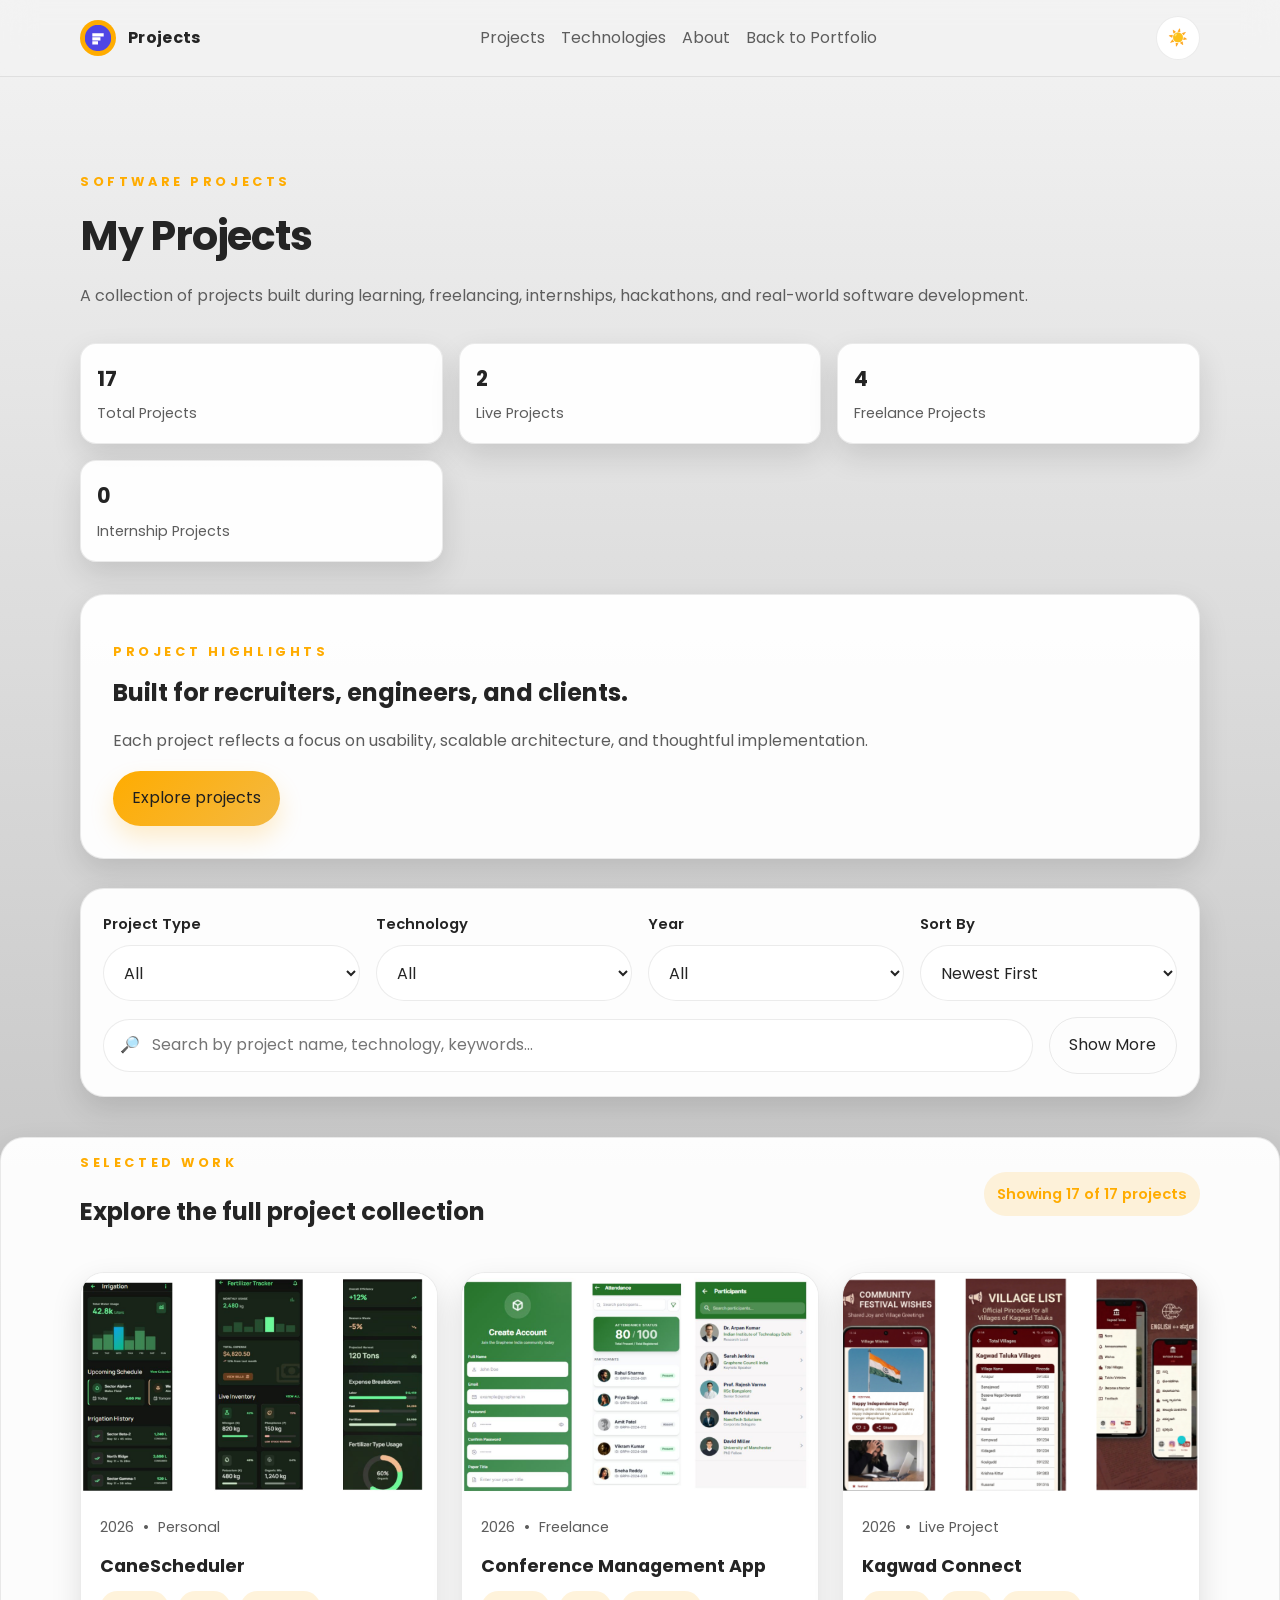
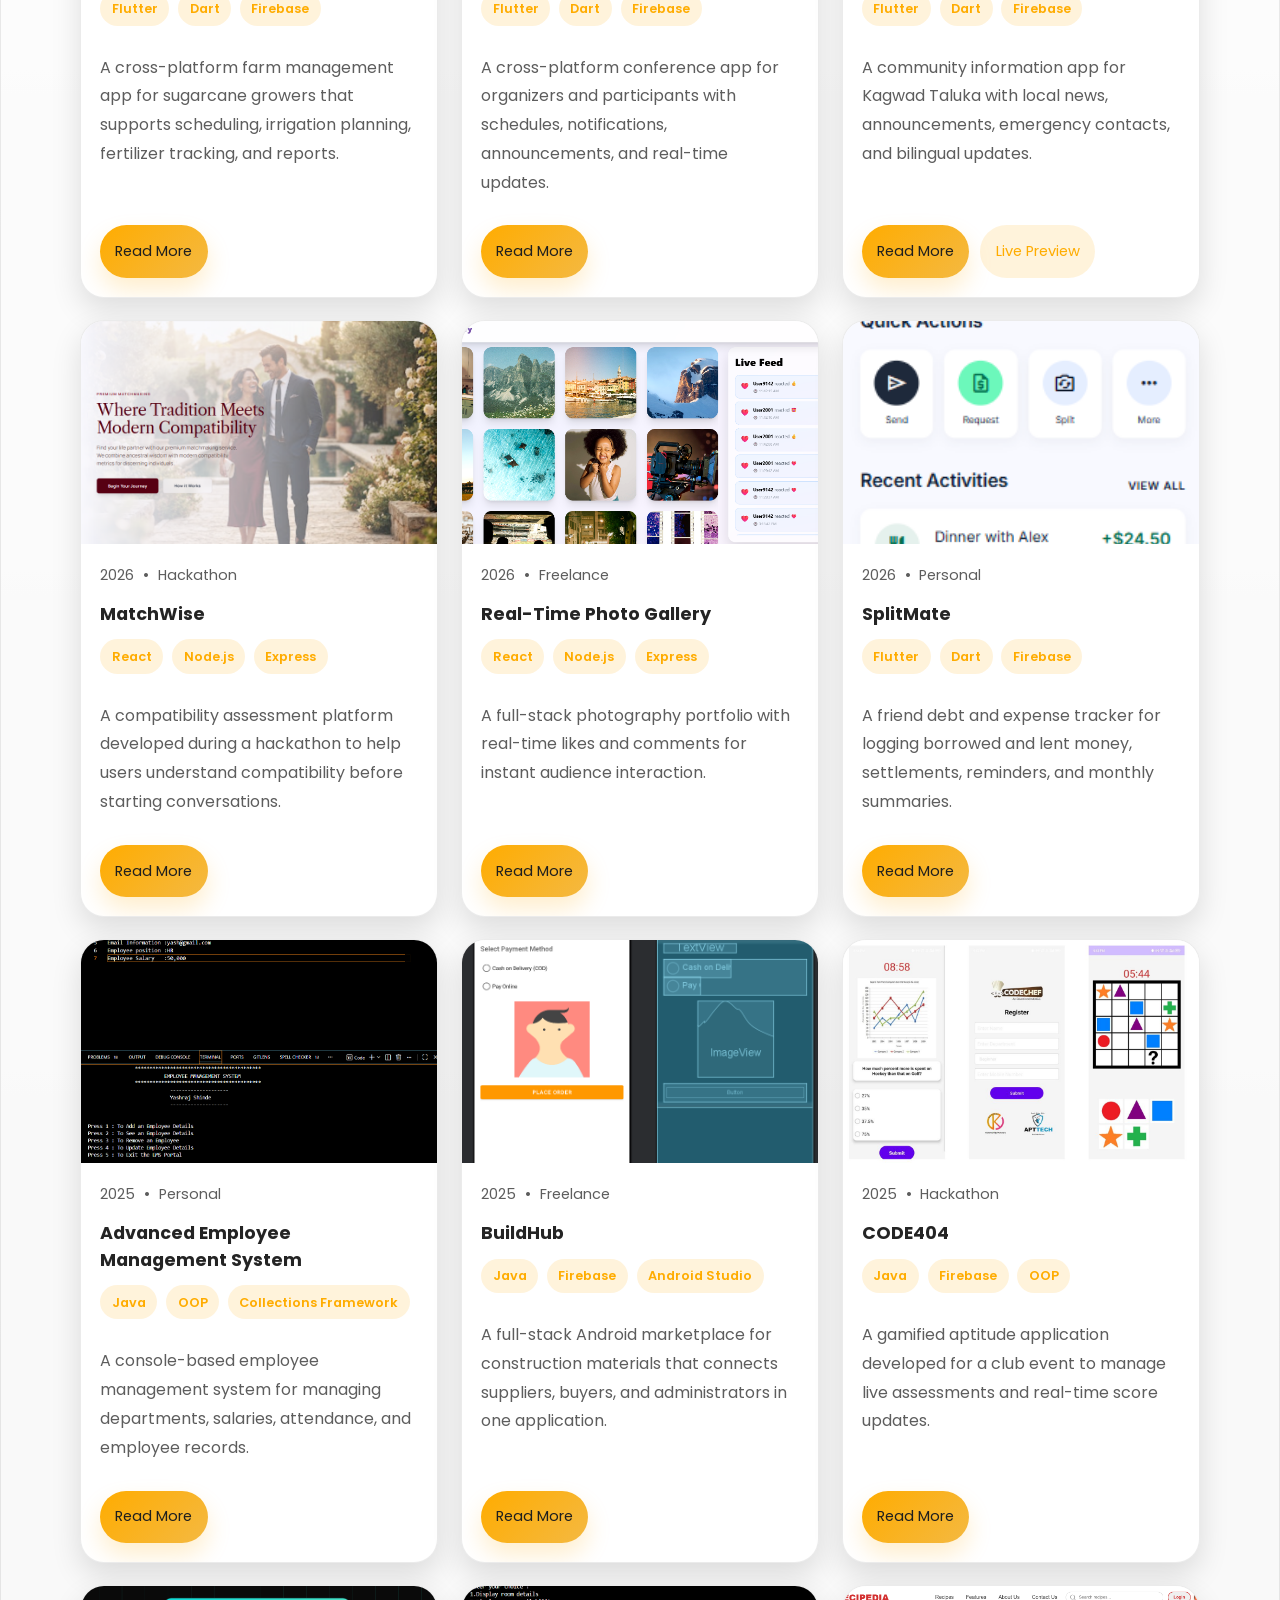
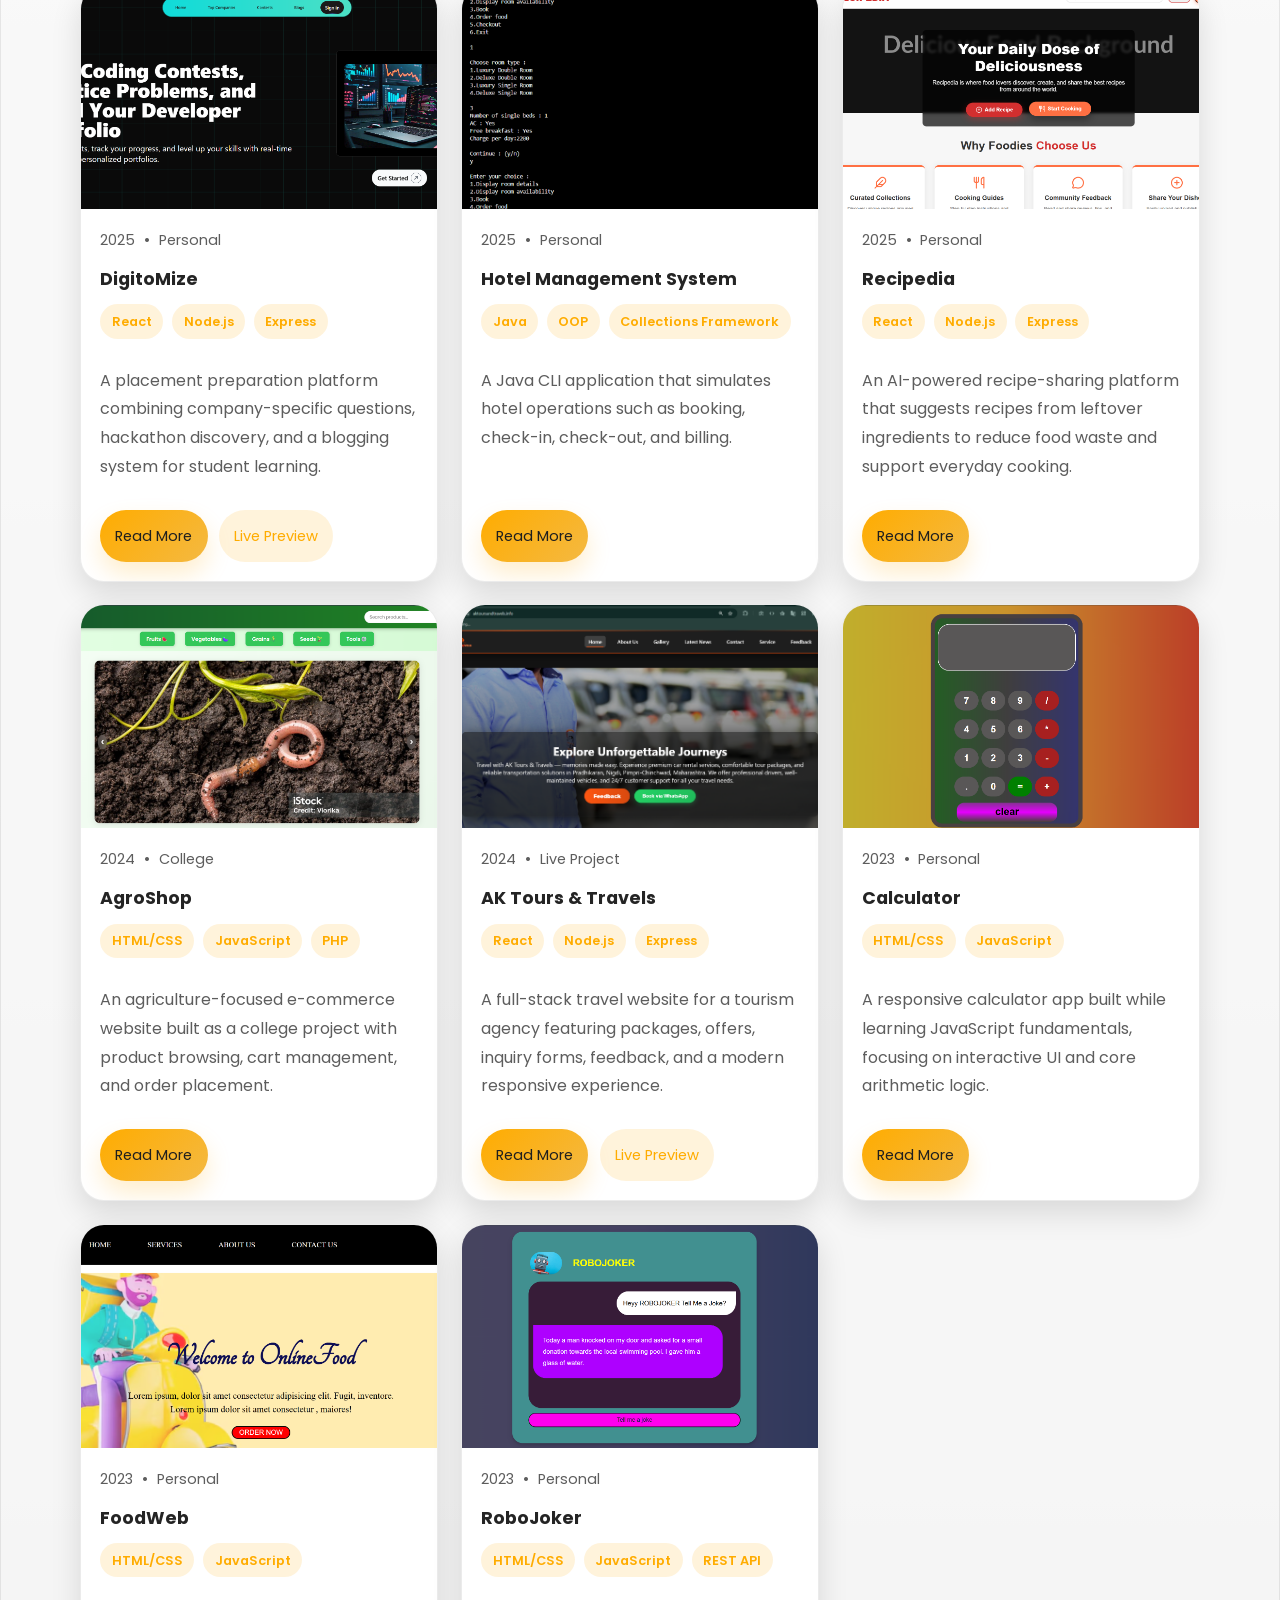
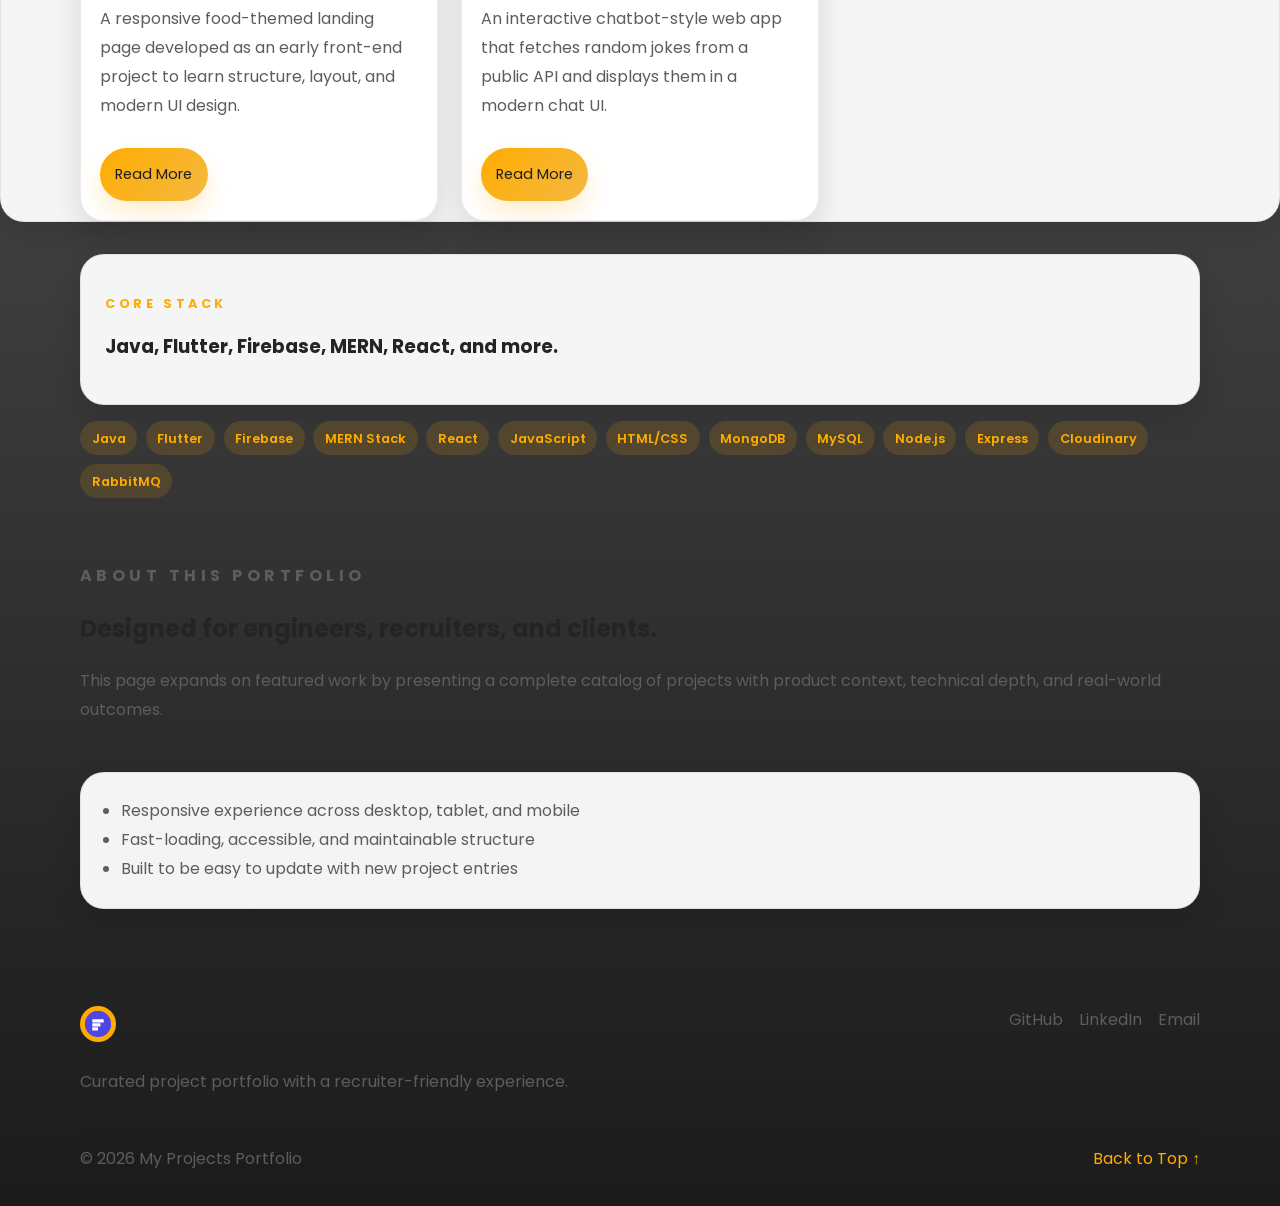
<file: portfolioprojects/index.html>
<!DOCTYPE html>
<html lang="en" data-theme="light">
  <head>
    <meta charset="UTF-8" />
    <meta name="viewport" content="width=device-width, initial-scale=1.0" />
    <meta
      name="description"
      content="A responsive software project portfolio showcasing personal, freelance, internship, and live projects."
    />
    <title>My Projects | Portfolio</title>
    <link
      href="https://fonts.googleapis.com/css?family=Poppins:100,200,300,400,500,600,700,800,900"
      rel="stylesheet"
    />
    <link rel="stylesheet" href="css/style.css" />
    <link rel="stylesheet" href="css/responsive.css" />
  </head>
  <body>
    <div class="progress-bar" id="progressBar" aria-hidden="true"></div>

    <header class="site-header">
      <nav class="container nav" aria-label="Primary navigation">
        <a class="brand" href="index.html">
          <img src="assets/icons/logo-mark.svg" alt="" class="brand-icon" />
          <span>Projects</span>
        </a>

        <button class="nav-toggle" id="navToggle" aria-label="Toggle navigation" aria-expanded="false" aria-controls="navMenu">
          <span></span><span></span><span></span>
        </button>

        <div class="nav-links" id="navMenu">
          <a href="#projects">Projects</a>
          <a href="#technologies">Technologies</a>
          <a href="#about">About</a>
          <a href="../" target="_blank" rel="noopener">Back to Portfolio</a>
        </div>

        <button class="theme-toggle" id="themeToggle" type="button" aria-label="Toggle dark mode">
          <span class="theme-icon" aria-hidden="true">☀️</span>
        </button>
      </nav>
    </header>

    <main id="main-content">
      <section class="hero" id="top">
        <div class="container hero-grid">
          <div class="hero-copy">
            <p class="eyebrow">Software Projects</p>
            <h1>My Projects</h1>
            <p class="hero-subtitle">
              A collection of projects built during learning, freelancing,
              internships, hackathons, and real-world software development.
            </p>

            <div class="hero-stats" id="statsContainer" aria-label="Project statistics"></div>
          </div>

          <div class="hero-panel">
            <div class="hero-panel-card">
              <p class="panel-label">Project highlights</p>
              <h2>Built for recruiters, engineers, and clients.</h2>
              <p>
                Each project reflects a focus on usability, scalable architecture,
                and thoughtful implementation.
              </p>
              <a class="btn btn-primary" href="#projects">Explore projects</a>
            </div>
          </div>
        </div>
      </section>

      <section class="filters-section" id="projects">
        <div class="container">
          <div class="filter-card">
            <div class="filter-grid">
              <div class="filter-group">
                <label for="typeFilter">Project Type</label>
                <select id="typeFilter">
                  <option value="All">All</option>
                  <option value="Personal">Personal</option>
                  <option value="Freelance">Freelance</option>
                  <option value="Hackathon">Hackathon</option>
                  <option value="Live Project">Live Project</option>
                </select>
              </div>

              <div class="filter-group">
                <label for="technologyFilter">Technology</label>
                <select id="technologyFilter">
                  <option value="All">All</option>
                </select>
              </div>

              <div class="filter-group">
                <label for="yearFilter">Year</label>
                <select id="yearFilter">
                  <option value="All">All</option>
                </select>
              </div>

              <div class="filter-group">
                <label for="sortFilter">Sort By</label>
                <select id="sortFilter">
                  <option value="newest">Newest First</option>
                  <option value="oldest">Oldest First</option>
                  <option value="alphabetical">Alphabetically</option>
                  <option value="live">Live Projects First</option>
                  <option value="freelance">Freelance First</option>
                </select>
              </div>
            </div>

            <div class="filter-toolbar">
              <label class="search-box" for="searchInput">
                <span aria-hidden="true">🔎</span>
                <input id="searchInput" type="search" placeholder="Search by project name, technology, keywords..." />
              </label>
              <button class="btn btn-ghost" id="showMoreBtn" type="button">Show More</button>
            </div>
          </div>
        </div>
      </section>

      <section class="projects-section" id="projectsSection">
        <div class="container">
          <div class="section-head">
            <div>
              <p class="section-eyebrow">Selected work</p>
              <h2>Explore the full project collection</h2>
            </div>
            <div class="results-pill" id="resultCount">Showing 0 projects</div>
          </div>

          <div class="projects-grid" id="projectsGrid" aria-live="polite"></div>

          <div class="empty-state" id="emptyState" hidden>
            <h3>No projects match these filters.</h3>
            <p>Try changing the search or selection to broaden the results.</p>
          </div>
        </div>
      </section>

      <section class="info-strip" id="technologies">
        <div class="container">
          <div class="info-card">
            <p class="section-eyebrow">Core stack</p>
            <h3>Java, Flutter, Firebase, MERN, React, and more.</h3>
          </div>
          <div class="chip-row" id="techChips"></div>
        </div>
      </section>

      <section class="about-section" id="about">
        <div class="container about-grid">
          <div>
            <p class="section-eyebrow">About this portfolio</p>
            <h2>Designed for engineers, recruiters, and clients.</h2>
            <p>
              This page expands on featured work by presenting a complete catalog of projects with product context, technical depth, and real-world outcomes.
            </p>
          </div>
          <div class="about-card">
            <ul>
              <li>Responsive experience across desktop, tablet, and mobile</li>
              <li>Fast-loading, accessible, and maintainable structure</li>
              <li>Built to be easy to update with new project entries</li>
            </ul>
          </div>
        </div>
      </section>
    </main>

    <footer class="site-footer">
      <div class="container footer-grid">
        <div>
          <a class="brand" href="index.html">
            <img src="assets/icons/logo-mark.svg" alt="" class="brand-icon" />
            <span>Projects</span>
          </a>
          <p>Curated project portfolio with a recruiter-friendly experience.</p>
        </div>
        <div class="footer-links">
          <a href="https://github.com" target="_blank" rel="noopener">GitHub</a>
          <a href="https://linkedin.com" target="_blank" rel="noopener">LinkedIn</a>
          <a href="mailto:hello@example.com">Email</a>
        </div>
      </div>
      <div class="container footer-bottom">
        <span>© 2026 My Projects Portfolio</span>
        <a href="#top" class="back-to-top">Back to Top ↑</a>
      </div>
    </footer>

    <script src="js/projects.js"></script>
    <script src="js/filters.js"></script>
    <script src="js/app.js"></script>
  </body>
</html>
</file>
<file: portfolioprojects/css/style.css>
:root {
  color-scheme: dark;
  --bg: #242424;
  --bg-soft: #2b2b2b;
  --surface: rgba(36, 36, 36, 0.95);
  --surface-strong: #333333;
  --text: #E5E5E5;
  --text-muted: #999999;
  --border: rgba(255, 255, 255, 0.08);
  --accent: #FFAC00;
  --accent-2: #FFAC00;
  --shadow: 0 12px 30px rgba(0, 0, 0, 0.3);
  --radius-lg: 24px;
  --radius-md: 16px;
  --radius-sm: 12px;
  --font-main: "Poppins", Arial, sans-serif;
}

:root[data-theme="light"] {
  color-scheme: light;
  --bg: #f3f3f3;
  --bg-soft: #ffffff;
  --surface: rgba(255, 255, 255, 0.95);
  --surface-strong: #ffffff;
  --text: #242424;
  --text-muted: #5d5d5d;
  --border: rgba(0, 0, 0, 0.08);
  --accent: #FFAC00;
  --accent-2: #FFAC00;
  --shadow: 0 12px 30px rgba(0, 0, 0, 0.12);
}

* {
  box-sizing: border-box;
}

html {
  scroll-behavior: smooth;
}

body {
  margin: 0;
  font-family: var(--font-main);
  background: linear-gradient(180deg, var(--bg) 0%, #1b1b1b 100%);
  color: var(--text);
  line-height: 1.8;
  font-weight: 400;
  transition: background 0.3s ease, color 0.3s ease;
}

img {
  max-width: 100%;
  display: block;
}

a {
  color: inherit;
  text-decoration: none;
}

h1,
h2,
h3,
h4,
h5 {
  color: var(--text);
  line-height: 1.5;
}

p {
  color: var(--text-muted);
}

button,
input,
select {
  font: inherit;
}

.container {
  width: min(1120px, calc(100% - 2rem));
  margin: 0 auto;
}

.progress-bar {
  position: fixed;
  inset: 0 0 auto 0;
  height: 3px;
  background: linear-gradient(90deg, var(--accent), var(--accent-2));
  transform-origin: left;
  transform: scaleX(0);
  z-index: 80;
}

.site-header {
  position: sticky;
  top: 0;
  z-index: 50;
  backdrop-filter: blur(16px);
  background: color-mix(in srgb, var(--bg) 70%, transparent);
  border-bottom: 1px solid var(--border);
}

.nav {
  display: flex;
  align-items: center;
  justify-content: space-between;
  padding: 1rem 0;
  gap: 1rem;
}

.brand {
  display: inline-flex;
  align-items: center;
  gap: 0.75rem;
  font-weight: 700;
  letter-spacing: 0.02em;
}

.brand-icon {
  width: 36px;
  height: 36px;
  padding: 0.3rem;
  border-radius: 50%;
  background: linear-gradient(135deg, var(--accent), var(--accent-2));
}

.nav-links {
  display: flex;
  gap: 1rem;
  align-items: center;
  color: var(--text-muted);
}

.nav-links a:hover,
.nav-links a:focus-visible {
  color: var(--text);
}

.nav-toggle,
.theme-toggle {
  display: grid;
  place-items: center;
  width: 44px;
  height: 44px;
  border: 1px solid var(--border);
  background: var(--surface-strong);
  border-radius: 999px;
  cursor: pointer;
  transition: transform 0.2s ease, border-color 0.2s ease;
}

.nav-toggle:hover,
.theme-toggle:hover,
.nav-toggle:focus-visible,
.theme-toggle:focus-visible {
  transform: translateY(-1px);
  border-color: var(--accent);
}

.nav-toggle span {
  display: block;
  width: 18px;
  height: 2px;
  margin: 2px 0;
  border-radius: 999px;
  background: var(--text);
}

.hero {
  padding: 5rem 0 3rem;
}

.hero-grid,
.project-hero-grid,
.about-grid {
  display: grid;
  gap: 2rem;
  align-items: center;
}

.hero-copy h1,
.project-hero-copy h1 {
  font-size: clamp(2.2rem, 3.2vw, 3.7rem);
  margin: 0 0 1rem;
  letter-spacing: -0.03em;
}

.hero-subtitle,
.project-hero-meta,
.about-section p,
.footer-grid p,
.detail-content p,
.detail-sidebar p {
  color: var(--text-muted);
  font-size: 1rem;
}

.eyebrow,
.section-eyebrow,
.panel-label {
  text-transform: uppercase;
  letter-spacing: 0.28em;
  font-size: 0.8rem;
  font-weight: 700;
  color: var(--accent);
  margin-bottom: 0.75rem;
}

.hero-stats {
  display: grid;
  grid-template-columns: repeat(3, minmax(0, 1fr));
  gap: 1rem;
  margin-top: 2rem;
}

.stat-card {
  padding: 1rem;
  border-radius: var(--radius-md);
  background: var(--surface);
  border: 1px solid var(--border);
  box-shadow: var(--shadow);
}

.stat-value {
  font-size: 1.3rem;
  font-weight: 700;
}

.stat-label {
  display: block;
  color: var(--text-muted);
  font-size: 0.9rem;
  margin-top: 0.25rem;
}

.hero-panel-card,
.filter-card,
.projects-section,
.detail-card,
.info-card,
.about-card {
  background: var(--surface);
  border: 1px solid var(--border);
  box-shadow: var(--shadow);
  border-radius: var(--radius-lg);
}

.hero-panel-card {
  padding: 2rem;
}

.hero-panel-card h2 {
  margin: 0 0 0.75rem;
  font-size: 1.5rem;
}

.btn {
  display: inline-flex;
  justify-content: center;
  align-items: center;
  gap: 0.5rem;
  min-height: 44px;
  padding: 0.8rem 1.2rem;
  border-radius: 999px;
  border: none;
  cursor: pointer;
  transition: transform 0.2s ease, box-shadow 0.2s ease, background 0.2s ease;
}

.btn:hover,
.btn:focus-visible {
  transform: translateY(-1px);
}

.btn-primary {
  background: linear-gradient(135deg, var(--accent), #f4b942);
  color: #1f1f1f;
  box-shadow: 0 12px 24px rgba(255, 172, 0, 0.2);
}

.btn-secondary {
  background: rgba(255, 172, 0, 0.14);
  color: var(--accent);
}

.btn-tertiary {
  background: rgba(255, 172, 0, 0.12);
  color: var(--accent);
}

.btn-ghost {
  background: transparent;
  border: 1px solid var(--border);
  color: var(--text);
}

.filters-section {
  margin-top: -1.2rem;
  padding-bottom: 2.5rem;
}

.filter-card {
  padding: 1.4rem;
  position: sticky;
  top: 80px;
  z-index: 40;
}

.filter-grid {
  display: grid;
  grid-template-columns: repeat(4, minmax(0, 1fr));
  gap: 1rem;
}

.filter-group {
  display: flex;
  flex-direction: column;
  gap: 0.5rem;
}

.filter-group label {
  font-size: 0.92rem;
  font-weight: 600;
}

.filter-group select,
.search-box input {
  padding: 0.9rem 1rem;
  border-radius: 999px;
  border: 1px solid var(--border);
  background: var(--surface-strong);
  color: var(--text);
  outline: none;
}

.filter-toolbar {
  display: flex;
  gap: 1rem;
  align-items: center;
  justify-content: space-between;
  margin-top: 1rem;
}

.search-box {
  display: flex;
  align-items: center;
  gap: 0.7rem;
  flex: 1;
  padding: 0.7rem 1rem;
  border-radius: 999px;
  background: var(--surface-strong);
  border: 1px solid var(--border);
}

.search-box input {
  padding: 0;
  border: none;
  flex: 1;
  background: transparent;
}

.search-box input:focus {
  outline: none;
}

.section-head {
  display: flex;
  justify-content: space-between;
  align-items: center;
  gap: 1rem;
  margin-bottom: 1.4rem;
}

.results-pill {
  padding: 0.55rem 0.8rem;
  border-radius: 999px;
  background: rgba(255, 172, 0, 0.14);
  color: var(--accent);
  font-size: 0.92rem;
  font-weight: 600;
}

.projects-grid {
  display: grid;
  grid-template-columns: repeat(3, minmax(0, 1fr));
  gap: 1.4rem;
}

.project-card {
  display: flex;
  flex-direction: column;
  overflow: hidden;
  background: var(--surface-strong);
  border: 1px solid var(--border);
  border-radius: var(--radius-lg);
  box-shadow: var(--shadow);
  transition: transform 0.25s ease, box-shadow 0.25s ease;
  opacity: 0;
  transform: translateY(24px);
}

.project-card.is-visible {
  opacity: 1;
  transform: translateY(0);
}

.project-card:hover,
.project-card:focus-within {
  transform: translateY(-4px);
  box-shadow: 0 25px 60px rgba(15, 23, 42, 0.16);
}

.project-card img {
  aspect-ratio: 16 / 10;
  object-fit: cover;
  transition: transform 0.35s ease;
}

.project-card:hover img {
  transform: scale(1.04);
}

.project-body {
  display: flex;
  flex-direction: column;
  gap: 0.75rem;
  padding: 1.2rem;
  flex: 1;
}

.project-card h3 {
  margin: 0;
  font-size: 1.1rem;
}

.project-meta {
  display: flex;
  flex-wrap: wrap;
  gap: 0.55rem;
  color: var(--text-muted);
  font-size: 0.9rem;
}

.badge-row,
.chip-row {
  display: flex;
  flex-wrap: wrap;
  gap: 0.55rem;
}

.badge,
.chip {
  display: inline-flex;
  align-items: center;
  padding: 0.35rem 0.72rem;
  border-radius: 999px;
  background: rgba(255, 172, 0, 0.14);
  color: var(--accent);
  font-size: 0.8rem;
  font-weight: 600;
}

.project-actions-row {
  display: flex;
  flex-wrap: wrap;
  gap: 0.7rem;
  margin-top: auto;
}

.project-actions-row .btn {
  min-height: 40px;
  padding-inline: 0.95rem;
  font-size: 0.92rem;
}

.empty-state {
  padding: 2rem;
  text-align: center;
  border: 1px dashed var(--border);
  border-radius: var(--radius-lg);
  color: var(--text-muted);
}

.info-strip {
  padding: 2rem 0 3rem;
}

.info-card {
  padding: 1.5rem;
  margin-bottom: 1rem;
}

.about-section {
  padding: 0 0 4rem;
}

.about-card {
  padding: 1.5rem;
}

.about-card ul {
  margin: 0;
  padding-left: 1rem;
  color: var(--text-muted);
}

.site-footer {
  padding: 2rem 0;
  border-top: 1px solid var(--border);
}

.footer-grid {
  display: flex;
  justify-content: space-between;
  gap: 1rem;
}

.footer-links {
  display: flex;
  gap: 1rem;
  color: var(--text-muted);
}

.footer-bottom {
  display: flex;
  justify-content: space-between;
  align-items: center;
  margin-top: 1rem;
  padding-top: 1rem;
  border-top: 1px solid var(--border);
  color: var(--text-muted);
}

.back-to-top {
  color: var(--accent);
}

.project-hero {
  padding: 3rem 0 2rem;
}

.link-back {
  display: inline-flex;
  margin-bottom: 1rem;
  color: var(--accent);
  font-weight: 600;
}

.project-hero-image img {
  width: 100%;
  border-radius: var(--radius-lg);
  box-shadow: var(--shadow);
}

.detail-layout {
  display: grid;
  grid-template-columns: 2fr 1fr;
  gap: 1.4rem;
  padding: 2rem 0;
}

.detail-card {
  padding: 1.5rem;
}

.detail-section + .detail-section {
  margin-top: 1.2rem;
}

.gallery-section {
  padding: 0 0 4rem;
}

.gallery-grid {
  display: grid;
  grid-template-columns: repeat(2, minmax(0, 1fr));
  gap: 1rem;
}

.gallery-grid img {
  width: 100%;
  aspect-ratio: 16 / 10;
  object-fit: cover;
  border-radius: var(--radius-md);
  border: 1px solid var(--border);
  box-shadow: var(--shadow);
}

.skeleton {
  height: 220px;
  border-radius: var(--radius-lg);
  background: linear-gradient(90deg, rgba(255, 255, 255, 0.06), rgba(255, 255, 255, 0.16), rgba(255, 255, 255, 0.06));
  animation: shimmer 1.1s infinite linear;
}

@keyframes shimmer {
  from {
    background-position: -200px 0;
  }
  to {
    background-position: 200px 0;
  }
}

@keyframes fadeUp {
  from {
    opacity: 0;
    transform: translateY(8px);
  }
  to {
    opacity: 1;
    transform: translateY(0);
  }
}

.project-card {
  animation: fadeUp 0.45s ease both;
}

/* --- Lightbox Modal & Gallery View Styles --- */
.gallery-grid img,
.project-hero-image img,
.project-card img {
  cursor: pointer;
  transition: transform 0.3s cubic-bezier(0.16, 1, 0.3, 1), filter 0.3s ease, box-shadow 0.3s ease;
}

.gallery-grid img:hover,
.project-hero-image img:hover,
.project-card img:hover {
  transform: scale(1.02);
  filter: brightness(1.04);
  box-shadow: 0 12px 30px rgba(0, 0, 0, 0.25);
}

body.lightbox-open {
  overflow: hidden !important;
}

.lightbox-modal {
  position: fixed;
  inset: 0;
  z-index: 9999;
  display: flex;
  align-items: center;
  justify-content: center;
  opacity: 0;
  visibility: hidden;
  transition: opacity 0.3s ease, visibility 0.3s ease;
}

.lightbox-modal.is-active {
  opacity: 1;
  visibility: visible;
}

.lightbox-overlay {
  position: absolute;
  inset: 0;
  background: rgba(10, 15, 29, 0.88);
  backdrop-filter: blur(16px);
  -webkit-backdrop-filter: blur(16px);
}

.lightbox-content {
  position: relative;
  z-index: 2;
  width: 92%;
  max-width: 1100px;
  max-height: 90vh;
  display: flex;
  flex-direction: column;
  align-items: center;
  justify-content: center;
}

.lightbox-stage {
  position: relative;
  display: flex;
  flex-direction: column;
  align-items: center;
  max-width: 100%;
  max-height: 80vh;
}

.lightbox-stage img {
  max-width: 100%;
  max-height: 75vh;
  object-fit: contain;
  border-radius: var(--radius-lg);
  box-shadow: 0 20px 50px rgba(0, 0, 0, 0.6);
  border: 1px solid rgba(255, 255, 255, 0.15);
  transform: scale(0.96);
  transition: transform 0.3s cubic-bezier(0.16, 1, 0.3, 1), opacity 0.25s ease;
}

.lightbox-modal.is-active .lightbox-stage img {
  transform: scale(1);
}

.lightbox-caption {
  margin-top: 1rem;
  text-align: center;
  color: #fff;
}

.lightbox-caption #lightboxCounter {
  display: inline-block;
  padding: 0.25rem 0.85rem;
  background: rgba(255, 255, 255, 0.15);
  border-radius: 999px;
  font-size: 0.82rem;
  font-weight: 600;
  margin-bottom: 0.4rem;
  letter-spacing: 0.05em;
}

.lightbox-caption #lightboxTitle {
  margin: 0;
  font-size: 1rem;
  opacity: 0.9;
  font-weight: 500;
}

.lightbox-close {
  position: absolute;
  top: -3.5rem;
  right: 0;
  width: 44px;
  height: 44px;
  border-radius: 50%;
  background: rgba(255, 255, 255, 0.15);
  border: 1px solid rgba(255, 255, 255, 0.25);
  color: #fff;
  font-size: 1.3rem;
  cursor: pointer;
  display: flex;
  align-items: center;
  justify-content: center;
  transition: background 0.2s ease, transform 0.2s ease;
}

.lightbox-close:hover {
  background: rgba(255, 255, 255, 0.3);
  transform: scale(1.1);
}

.lightbox-nav {
  position: absolute;
  top: 50%;
  transform: translateY(-50%);
  width: 50px;
  height: 50px;
  border-radius: 50%;
  background: rgba(255, 255, 255, 0.15);
  border: 1px solid rgba(255, 255, 255, 0.25);
  color: #fff;
  font-size: 2rem;
  line-height: 1;
  cursor: pointer;
  display: flex;
  align-items: center;
  justify-content: center;
  transition: background 0.2s ease, transform 0.2s ease;
  z-index: 10;
}

.lightbox-nav:hover {
  background: rgba(255, 255, 255, 0.35);
  transform: translateY(-50%) scale(1.1);
}

.lightbox-prev {
  left: -4rem;
}

.lightbox-next {
  right: -4rem;
}

@media (max-width: 768px) {
  .lightbox-prev {
    left: 0.5rem;
    background: rgba(0, 0, 0, 0.6);
  }
  .lightbox-next {
    right: 0.5rem;
    background: rgba(0, 0, 0, 0.6);
  }
  .lightbox-close {
    top: -3rem;
    right: 0.5rem;
  }
}
</file>
<file: portfolioprojects/css/responsive.css>
.nav-toggle {
  display: none;
}

@media (max-width: 900px) {
  .filter-grid {
    grid-template-columns: repeat(2, minmax(0, 1fr));
  }

  .projects-grid {
    grid-template-columns: repeat(2, minmax(0, 1fr));
  }

  .detail-layout {
    grid-template-columns: 1fr;
  }
}

@media (max-width: 760px) {
  .nav-toggle {
    display: grid;
  }

  .nav-links {
    display: none;
    position: absolute;
    top: 72px;
    right: 1rem;
    flex-direction: column;
    align-items: flex-start;
    padding: 1rem;
    border-radius: var(--radius-md);
    background: var(--surface-strong);
    border: 1px solid var(--border);
    box-shadow: var(--shadow);
  }

  .nav-links.is-open {
    display: flex;
  }

  .hero-stats {
    grid-template-columns: 1fr;
  }

  .filter-grid,
  .projects-grid,
  .gallery-grid {
    grid-template-columns: 1fr;
  }

  .filter-card {
    top: 72px;
  }

  .filter-toolbar,
  .section-head,
  .footer-grid,
  .footer-bottom {
    flex-direction: column;
    align-items: flex-start;
  }

  .hero {
    padding-top: 3rem;
  }
}

@media (max-width: 560px) {
  .container {
    width: min(100% - 1rem, 1120px);
  }

  .hero-copy h1,
  .project-hero-copy h1 {
    font-size: 2.1rem;
  }

  .filter-card {
    padding: 1rem;
  }

  .project-actions-row,
  .project-actions {
    flex-direction: column;
    align-items: stretch;
  }
}
</file>
